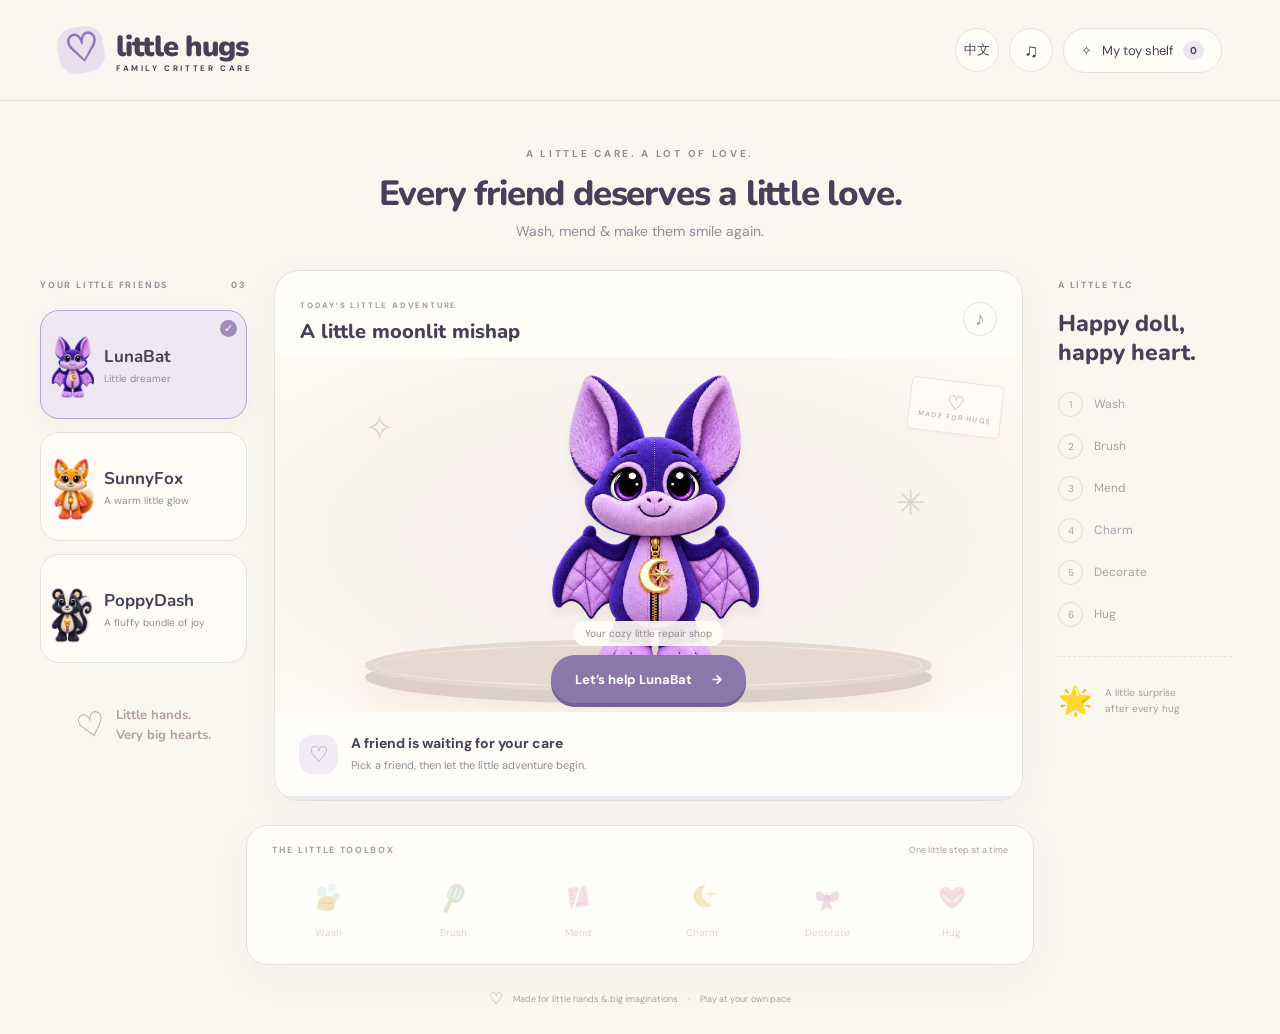
<file: index.html>
<!doctype html>
<html lang="en"><head><meta charset="UTF-8"><meta name="viewport" content="width=device-width,initial-scale=1,viewport-fit=cover"><meta name="theme-color" content="#f9f5ee"><meta name="description" content="A cozy, gentle doll repair game with LunaBat, SunnyFox and PoppyDash. Made for little hands and big hearts."><title>Little Hugs · Family Critter Care</title><link rel="icon" href="assets/heart.svg" type="image/svg+xml"><link rel="stylesheet" href="style.css?v=3"></head>
<body>
<header class="topbar"><a class="brand" href="./" aria-label="Little Hugs home"><span class="brand-mark">♡</span><span>little hugs<small>FAMILY CRITTER CARE</small></span></a><div class="header-actions"><button id="language" class="round" aria-label="Switch language">中文</button><button id="sound" class="round" aria-label="Toggle sound" aria-pressed="true">♫</button><button id="shelfButton" class="shelf-button">✧ <span data-i18n="shelf">My toy shelf</span><b id="shelfCount">0</b></button></div></header>
<main>
<div class="intro"><p class="eyebrow" data-i18n="eyebrow">A LITTLE CARE. A LOT OF LOVE.</p><h1 data-i18n="title">Every friend deserves a little love.</h1><p data-i18n="subtitle">Wash, mend & make them smile again.</p></div>
<div class="studio">
<aside class="friends"><div class="section-label"><span data-i18n="friends">YOUR LITTLE FRIENDS</span><span>03</span></div><div id="friendList"></div><div class="care-note"><span>♡</span><p data-i18n="note">Little hands.<br>Very big hearts.</p></div></aside>
<section class="workbench" aria-label="Doll repair workbench">
<div class="bench-top"><div><span class="tiny-label" data-i18n="appointment">TODAY'S LITTLE ADVENTURE</span><h2 id="scenarioTitle"></h2></div><button class="round speak" id="speak" aria-label="Read instructions aloud">♪</button></div>
<div class="scene" id="scene"><div class="scene-decor deco-one">✧</div><div class="scene-decor deco-two">✳</div><div class="wall-label"><span>♡</span> MADE FOR HUGS</div><div class="platform"></div><div id="doll" class="doll luna" role="img" aria-label="LunaBat plush doll"></div><div id="decoration" class="doll-decoration"></div><div id="targets" class="targets"></div><div id="particles" class="particles" aria-hidden="true"></div><div id="welcome" class="welcome"><span class="welcome-pill" data-i18n="welcome">Your cozy little repair shop</span><button id="start" class="primary"><span data-i18n="start">Let's help LunaBat</span> <span>→</span></button></div><div id="successBubble" class="success-bubble" hidden>♡</div></div>
<div class="instruction"><div class="step-badge" id="stepBadge">♡</div><div><h3 id="instructionTitle"></h3><p id="instructionText"></p></div><button id="next" class="primary next" hidden><span data-i18n="next">Next</span> →</button></div>
<div class="progress" aria-label="Repair progress"><div id="progressFill"></div></div>
</section>
<aside class="care-card"><div class="section-label" data-i18n="carePlan">A LITTLE TLC</div><h2 data-i18n="careHeading">Happy doll,<br>happy heart.</h2><ol id="stepList"></ol><div class="reward-preview"><span>🌟</span><p data-i18n="reward">A little surprise<br>after every hug</p></div></aside>
</div>
<section class="tool-tray" aria-label="Repair tools"><div class="tray-heading"><span data-i18n="toolbox">THE LITTLE TOOLBOX</span><small id="toolTip"></small></div><div id="tools" class="tools"></div></section>
<footer><span>♡</span> <span data-i18n="footer">Made for little hands & big imaginations</span><span class="footer-dot">·</span><span data-i18n="pace">Play at your own pace</span></footer>
</main>
<dialog id="shelfDialog"><button class="close round" id="closeShelf" aria-label="Close toy shelf">×</button><p class="eyebrow" data-i18n="collection">A SHELF FULL OF LOVE</p><h2 data-i18n="shelf">My toy shelf</h2><p id="collectionText"></p><div id="collectionGrid" class="collection-grid"></div><button class="primary" id="backToShop" data-i18n="back">Back to the shop</button></dialog>
<dialog id="celebration"><div class="celebration-stars">✦ ♡ ✦</div><div id="rewardDoll" class="doll mini"></div><p class="eyebrow" data-i18n="wonderful">LOOK WHAT YOU DID!</p><h2 id="celebrationTitle"></h2><p data-i18n="celebration">A happy friend, all thanks to you.</p><div id="rewardSticker" class="reward-sticker"></div><button id="again" class="primary" data-i18n="again">Another little adventure →</button><button id="showShelf" class="text-button" data-i18n="shelf">My toy shelf</button></dialog>
<script type="module" src="game.js?v=3"></script></body></html>
</file>
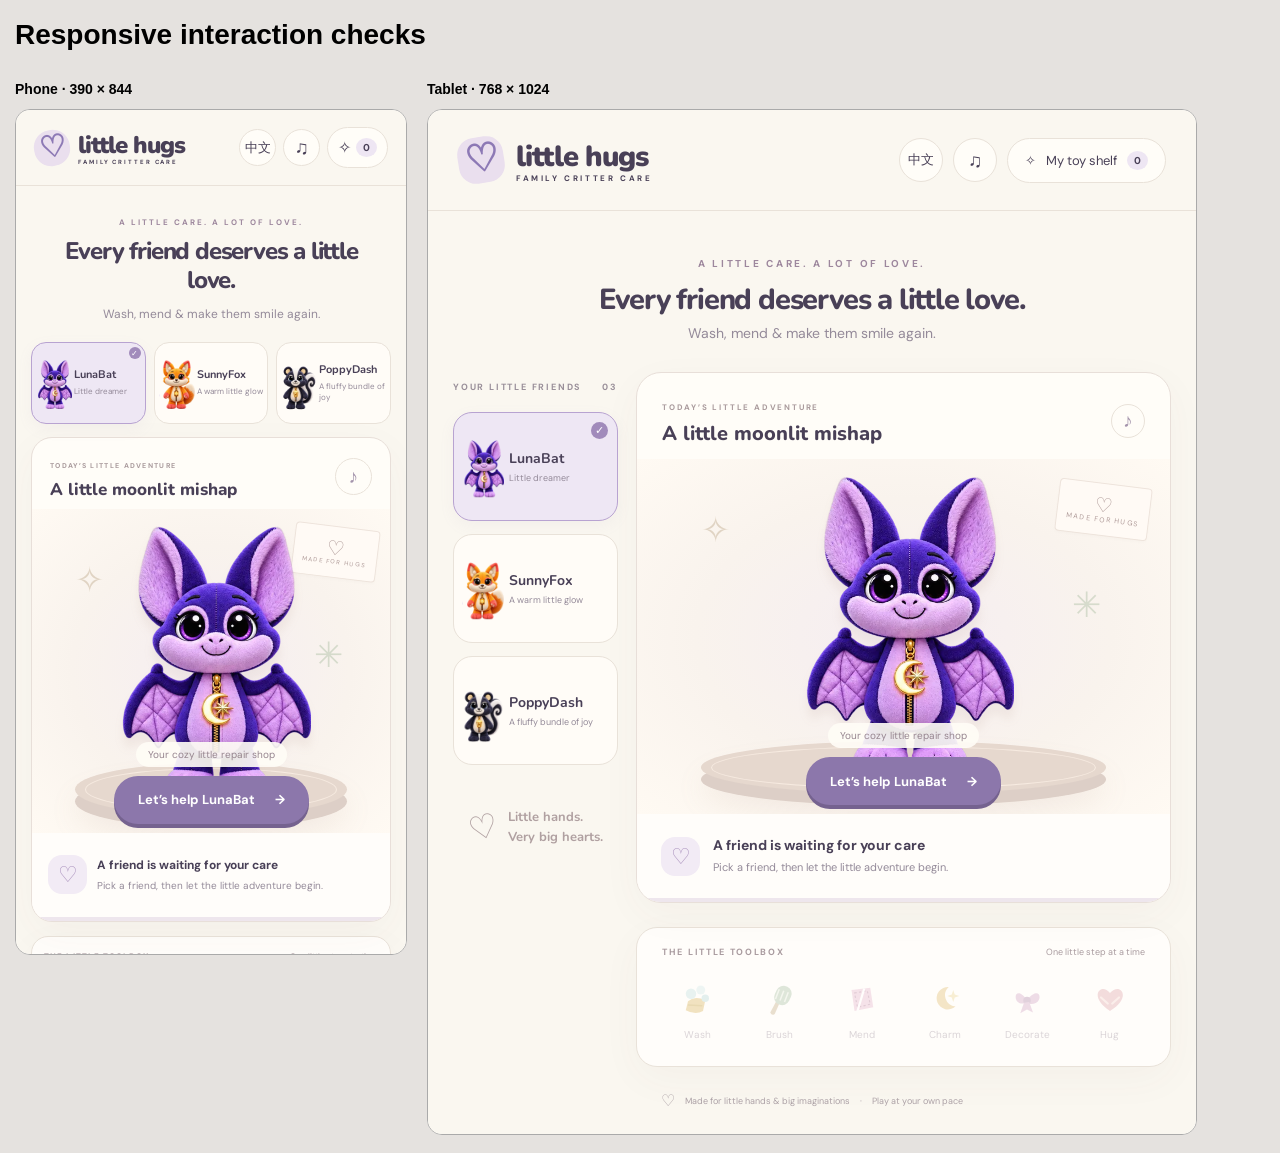
<file: tests/responsive.html>
<!doctype html><html lang="en"><meta charset="utf-8"><title>Little Hugs · responsive QA</title><style>body{font:14px sans-serif;background:#e5e2df;margin:15px}.views{display:flex;gap:20px;align-items:flex-start}iframe{border:1px solid #aaa;border-radius:15px;background:white}h2{font-size:14px}</style><h1>Responsive interaction checks</h1><div class="views"><section><h2>Phone · 390 × 844</h2><iframe id="phone" title="Phone game" src="../index.html?v=3" width="390" height="844"></iframe></section><section><h2>Tablet · 768 × 1024</h2><iframe id="tablet" title="Tablet game" src="../index.html?v=3" width="768" height="1024"></iframe></section></div></html>
</file>
<file: style.css>
@import url('https://fonts.googleapis.com/css2?family=DM+Sans:wght@400;500;600;700&family=Nunito:wght@500;600;700;800;900&display=swap');
:root{--ink:#494057;--muted:#948a99;--purple:#8d79b5;--cream:#faf7f0;--line:#e9e2d9;--peach:#f4c7ad;--mint:#d6e8d9;--shadow:0 12px 40px #66514d0a}*{box-sizing:border-box}body{margin:0;background:var(--cream);color:var(--ink);font-family:'DM Sans',sans-serif}button,a{-webkit-tap-highlight-color:transparent}button{font:inherit;cursor:pointer;color:inherit;touch-action:manipulation}button:focus-visible,a:focus-visible{outline:3px solid #8d79b5;outline-offset:5px}button{border:0}button:disabled{cursor:default}button:hover:not(:disabled){filter:brightness(.98)}[hidden]{display:none!important}.topbar{height:101px;max-width:1440px;margin:auto;padding:0 58px;display:flex;align-items:center;justify-content:space-between;border-bottom:1px solid var(--line)}.brand{display:flex;align-items:center;gap:12px;text-decoration:none;color:var(--ink);font-family:Nunito,sans-serif;font-size:29px;font-weight:900;letter-spacing:-1px}.brand-mark{height:46px;width:46px;background:#eadfee;border-radius:17px;display:grid;place-items:center;font-size:38px;color:#8d79b5;transform:rotate(-9deg);line-height:1}.brand small{display:block;font-family:'DM Sans',sans-serif;font-size:8px;letter-spacing:2.6px;font-weight:700;margin-top:-3px}.header-actions{display:flex;align-items:center;gap:10px}.round{width:44px;height:44px;border-radius:50%;background:#fffdf8;border:1px solid var(--line);font-size:19px}.round#language{font-size:13px}.shelf-button{border:1px solid var(--line);background:#fffdf8;border-radius:30px;padding:12px 17px;display:flex;align-items:center;gap:10px;font-size:13px}.shelf-button b{border-radius:50%;background:#eee6f3;min-width:21px;padding:3px;font-size:10px}main{max-width:1360px;margin:auto;padding:0 40px}.intro{text-align:center;padding:36px 0 30px}.eyebrow{font-size:10px;font-weight:700;letter-spacing:2.7px;color:#9d879d}.intro h1{font-family:Nunito,sans-serif;font-weight:800;font-size:35px;letter-spacing:-1.2px;margin:10px 0 5px}.intro>p:last-child{font-size:14px;color:var(--muted);margin:0}.studio{display:grid;grid-template-columns:207px minmax(350px,1fr) 190px;gap:27px;align-items:start}.section-label{font-size:9px;letter-spacing:1.8px;font-weight:700;color:#998f99;display:flex;justify-content:space-between;margin:9px 0 19px}.friend-card{position:relative;display:flex;align-items:center;width:100%;height:109px;border:1px solid var(--line);border-radius:19px;background:#fffcf7;margin-bottom:13px;padding:8px;text-align:left;transition:.2s}.friend-card.selected{background:#eee7f4;border:1.5px solid #b8a3d1;box-shadow:0 5px 15px #a292b312}.friend-card .portrait{width:70px;height:91px;flex-shrink:0;background-image:url('assets/dolls.webp');background-size:300% 100%;background-repeat:no-repeat}.luna{--pos:0%}.sunny{--pos:50%}.poppy{--pos:100%}.portrait,.doll{background-position:var(--pos) center}.friend-card strong{display:block;font-family:Nunito,sans-serif;font-size:17px}.friend-card small{display:block;font-size:10px;color:var(--muted);margin-top:4px}.friend-card .check{position:absolute;right:9px;top:9px;font-size:11px;background:#a18bbb;color:white;border-radius:50%;width:17px;height:17px;text-align:center;line-height:17px}.care-note{display:flex;justify-content:center;align-items:center;gap:9px;margin-top:30px;color:#b0a0a1}.care-note span{font-size:33px;transform:rotate(-15deg)}.care-note p{font-family:Nunito;font-size:13px;font-weight:700;line-height:1.5}.workbench{overflow:hidden;border-radius:25px;background:#fffdf8;border:1px solid #e8dfd9;box-shadow:var(--shadow)}.bench-top{display:flex;align-items:center;justify-content:space-between;padding:21px 25px 12px}.tiny-label{font-size:8px;letter-spacing:1.8px;color:#a99a9c;font-weight:700}.bench-top h2{font-family:Nunito;font-size:20px;margin:5px 0 0;font-weight:800}.speak{width:34px;height:34px;color:#a494ac}.scene{height:355px;position:relative;isolation:isolate;overflow:hidden;background:radial-gradient(ellipse at 50% 50%,#f5edf1 0,#f9f3ed 55%,#fffaf3 100%);touch-action:none}.platform{position:absolute;bottom:20px;width:76%;height:53px;left:12%;border-radius:50%;background:#e6d8ce;box-shadow:0 12px 0 #ddcfc7,0 20px 30px #b9988223;z-index:-1}.platform:before{content:'';position:absolute;inset:5px 10px;border:1px solid #f7ebe1;border-radius:50%}.doll{position:absolute;width:280px;height:348px;left:50%;bottom:20px;transform:translateX(-50%);background-image:url('assets/dolls.webp');background-size:300% 100%;background-repeat:no-repeat;filter:drop-shadow(0 10px 5px #88654b14);transition:filter .3s}.doll.idle{animation:breathe 3s ease-in-out infinite}.doll.hugging{animation:hug .6s ease-in-out 3}.scene-decor{position:absolute;color:#c7b49a;opacity:.5;font-size:35px}.deco-one{left:12%;top:48px}.deco-two{right:13%;top:123px;color:#b4c4ab}.wall-label{position:absolute;right:20px;top:24px;transform:rotate(7deg);font-size:7px;letter-spacing:1.3px;background:#fffaf5;padding:11px 9px;color:#af9b99;border:1px solid #eee4dc;border-radius:4px;box-shadow:0 2px 3px #00000004}.wall-label span{display:block;text-align:center;font-size:20px;line-height:20px}.welcome{position:absolute;inset:auto 0 9px;display:flex;align-items:center;flex-direction:column;gap:9px;z-index:6}.welcome-pill{font-size:10px;padding:6px 12px;background:#fffdf7e8;border-radius:15px;color:#96858f}.primary{display:flex;justify-content:center;align-items:center;gap:20px;min-height:48px;padding:12px 24px;border-radius:30px;background:#8c77ab;color:white;box-shadow:0 4px 0 #75628f;font-weight:700;font-size:13px;transition:transform .15s}.primary:active{transform:translateY(2px);box-shadow:0 2px 0 #75628f}.instruction{min-height:84px;display:flex;gap:13px;align-items:center;padding:16px 24px;background:#fffdfa}.step-badge{display:grid;place-items:center;min-width:39px;height:39px;background:#f2ebf5;color:#ac94bf;border-radius:14px;font-size:22px}.instruction h3{font-size:14px;margin:0 0 5px;font-weight:700}.instruction p{font-size:11px;color:var(--muted);margin:0;line-height:1.5}.next{margin-left:auto;min-height:39px;padding:8px 15px;font-size:11px;white-space:nowrap}.progress{height:4px;background:#eee6ed}.progress div{height:100%;width:0;background:#b8cbb4;transition:width .4s}.care-card{padding:0 8px}.care-card h2{font-family:Nunito;font-size:23px;line-height:1.25;margin:0 0 24px;font-weight:800}.care-card ol{list-style:none;padding:0;margin:0}.care-card li{display:flex;gap:11px;align-items:center;margin:17px 0;color:#aaa0a6;font-size:12px}.care-card li span{display:grid;place-items:center;width:25px;height:25px;border:1px solid #e3dbd9;border-radius:50%;font-size:10px}.care-card li.active{color:#82679e;font-weight:700}.care-card li.active span{background:#e8dff0;border-color:#d8c9e4}.care-card li.done span{background:#dde9d9;color:#7f9a74;border:0}.reward-preview{margin-top:29px;border-top:1px dashed var(--line);padding-top:18px;display:flex;gap:12px;align-items:center}.reward-preview span{font-size:28px}.reward-preview p{font-size:10px;line-height:1.6;color:#a69aa1}.tool-tray{max-width:788px;margin:24px auto 0;background:#fffdfa;border:1px solid var(--line);border-radius:21px;padding:18px 25px 15px;box-shadow:var(--shadow)}.tray-heading{display:flex;justify-content:space-between;align-items:center;font-size:9px;letter-spacing:1.7px;color:#a99b9f;font-weight:700}.tray-heading small{font-size:9px;letter-spacing:0;font-weight:400}.tools{display:flex;justify-content:space-between;gap:12px;margin-top:15px}.tool{background:none;border-radius:16px;flex:1;min-width:0;min-height:78px;padding:7px 0;color:#a99da8;position:relative}.tool .tool-icon{font-size:29px;display:block;margin-bottom:5px;filter:saturate(.7);transition:transform .2s}.tool svg{width:36px;height:36px;display:block;margin:auto auto 5px}.tool .tool-name{font-size:10px}.tool.selected{background:#f0e7f4;color:#826b9b}.tool.selected svg{transform:rotate(-9deg)}.tool:disabled{opacity:.42}.tool .done-dot{position:absolute;right:9px;top:3px;font-size:10px;color:#91ab85}footer{display:flex;gap:10px;justify-content:center;align-items:center;font-size:9px;color:#aca1a6;padding:23px 0 25px}footer>span:first-child{font-size:16px}.targets{position:absolute;inset:0}.target{position:absolute;transform:translate(-50%,-50%);min-width:49px;min-height:49px;display:grid;place-items:center;transition:opacity .3s,scale .3s;background:none;user-select:none;touch-action:none}.target.dirt{background:#967058;border-radius:47% 53% 38% 62%;box-shadow:9px 4px 0 -3px #967058b0,-8px -6px 0 -5px #967058cc;color:#d7bba1;font-size:13px;opacity:.88;min-width:37px;min-height:29px;width:43px;height:35px}.target.brush{background:#f7eacacc;border:2px dashed #cdb6a0;border-radius:50%;font-size:23px;color:#9c8069}.target.stitch{background:#f7cadb;border:3px solid #fff7fb;border-radius:50%;box-shadow:0 0 0 2px #bc92ad;color:#9c6d8a;font-size:16px;font-weight:700;min-width:44px;min-height:44px;z-index:2}.target.stitch.active{animation:pulse 1.3s infinite}.target.complete{opacity:0;pointer-events:none;scale:1.4}.seam-line{position:absolute;height:4px;transform-origin:0 50%;background:#d69abb;border-radius:4px;pointer-events:none}.charm-target{border:2px dashed #c9a550;background:#ffefd3aa;border-radius:50%;font-size:26px;min-width:70px;min-height:70px;animation:pulse 1.5s infinite}.charm-piece{background:#fffcf5;border-radius:22px;border:2px solid #e5c16e;box-shadow:0 4px 0 #d6b785;min-width:66px;min-height:66px;font-size:31px;touch-action:none;z-index:4}.patch{position:absolute;transform:translate(-50%,-50%) rotate(-12deg);width:77px;height:50px;border:2px dashed #b894b9;border-radius:14px;background:#f2d7e8;pointer-events:none}.doll-decoration{position:absolute;left:50%;top:22%;font-size:43px;transform:translate(-50%,-50%) rotate(-13deg);pointer-events:none;z-index:4}.decoration-options{position:absolute;bottom:20px;left:50%;transform:translateX(-50%);display:flex;gap:9px;padding:8px;background:#fffdf7db;border-radius:25px;z-index:5}.decoration-options button{height:49px;width:49px;border-radius:50%;font-size:29px;background:#f3e7ee;box-shadow:0 3px 0 #dac9d4}.hug-button{position:absolute;bottom:24px;left:50%;transform:translateX(-50%);background:#e9adba;box-shadow:0 4px 0 #d592a4;font-size:17px;z-index:4;white-space:nowrap}.particles{position:absolute;inset:0;pointer-events:none;z-index:8}.particle{position:absolute;font-size:25px;animation:floatUp .85s ease-out forwards}.success-bubble{position:absolute;left:50%;top:12px;transform:translateX(-50%);background:white;border-radius:25px;padding:10px 20px;box-shadow:0 5px 20px #ac899c20;font-size:14px;color:#9480a7;z-index:6}dialog{border:1px solid #e8d9e1;border-radius:28px;padding:35px;text-align:center;max-width:min(590px,92vw);color:var(--ink);background:#fffbf6;box-shadow:0 25px 100px #49304e33}dialog::backdrop{background:#51405b66;backdrop-filter:blur(7px)}dialog h2{font-family:Nunito;font-size:29px;margin:8px 0}dialog p{color:var(--muted);font-size:13px}dialog .primary{margin:20px auto 0}dialog .close{position:absolute;right:12px;top:12px}.collection-grid{display:grid;grid-template-columns:repeat(3,1fr);gap:14px;margin-top:25px}.collection-card{padding:12px 8px;background:#f2eaf3;border-radius:17px;min-width:120px}.collection-card .doll{position:relative;left:auto;bottom:auto;transform:none;width:115px;height:155px;margin:auto}.collection-card.empty{opacity:.4}.collection-card strong{font-family:Nunito;font-size:14px}.collection-card p{font-size:10px}.sticker-row{font-size:24px;min-height:32px}#celebration{min-width:330px}.celebration-stars{color:#c0a7ce;font-size:24px;letter-spacing:14px}#celebration .mini{position:relative;left:auto;bottom:auto;transform:none;width:160px;height:210px;margin:0 auto}.reward-sticker{font-size:45px;margin:15px;animation:pulse 2s infinite}.text-button{display:block;background:none;text-decoration:underline;margin:19px auto 0;font-size:12px;color:#9983aa}@keyframes breathe{50%{transform:translateX(-50%) translateY(-4px) rotate(.6deg)}}@keyframes hug{50%{transform:translateX(-50%) scale(1.08) rotate(-4deg)}}@keyframes pulse{50%{scale:1.07}}@keyframes floatUp{to{transform:translate(var(--dx),-90px) rotate(20deg);opacity:0}}
@media(min-width:1450px){.scene{height:405px}.doll{height:390px;width:310px}.intro{padding-top:45px}.studio{gap:36px}}@media(max-width:1050px){.studio{grid-template-columns:165px minmax(300px,1fr);gap:18px}.care-card{display:none}.friend-card strong{font-size:14px}.friend-card .portrait{width:60px;height:82px}.friend-card small{font-size:9px}main{padding:0 25px}.topbar{padding:0 30px}.tool-tray{margin-left:183px}.intro h1{font-size:29px}}@media(max-width:700px){.topbar{height:76px;padding:0 18px}.brand{font-size:24px;gap:8px}.brand-mark{width:36px;height:36px;font-size:30px}.brand small{font-size:6px;letter-spacing:1.9px}.header-actions{gap:7px}.round{height:37px;width:37px}.shelf-button{padding:9px 10px;font-size:16px;gap:5px}.shelf-button>span{display:none}main{padding:0 15px}.intro{padding:23px 0 20px}.intro h1{font-size:24px;line-height:1.22;margin:10px auto;max-width:300px}.intro .eyebrow{font-size:8px;letter-spacing:2px}.intro>p:last-child{font-size:12px}.studio{display:flex;flex-direction:column;gap:13px}.friends{width:100%}.friends .section-label,.care-note{display:none}#friendList{display:flex;gap:8px}.friend-card{margin:0;height:82px;flex:1;width:0;padding:3px 4px;border-radius:15px}.friend-card .portrait{width:43px;height:72px}.friend-card strong{font-size:11px}.friend-card small{font-size:8px;line-height:1.4}.friend-card .check{right:4px;top:4px;width:12px;height:12px;font-size:8px;line-height:12px}.workbench{width:100%;border-radius:21px}.bench-top{padding:14px 18px 8px}.bench-top h2{font-size:17px}.tiny-label{font-size:7px;letter-spacing:1.3px}.scene{height:324px}.doll{height:320px;width:255px;bottom:16px}.wall-label{right:12px;top:17px;font-size:6px}.platform{bottom:17px}.instruction{padding:13px 16px;min-height:84px;gap:10px}.instruction h3{font-size:12px}.instruction p{font-size:10px}.tool-tray{margin:14px 0 0;padding:14px 12px 10px;border-radius:17px}.tools{gap:3px;margin-top:10px}.tool{min-height:66px}.tool svg{width:29px;height:29px}.tool .tool-name{font-size:9px}.tray-heading{font-size:8px;letter-spacing:1.1px}.tray-heading small{font-size:8px}.next{padding:8px 12px}footer{font-size:8px;gap:7px;padding:18px 0}.footer-dot,footer>span:last-child{display:none}.collection-grid{gap:7px}.collection-card{min-width:0;padding:8px 4px}.collection-card .doll{width:78px;height:110px}.collection-card strong{font-size:11px}dialog{padding:32px 18px 23px}.doll-decoration{font-size:37px}}@media(prefers-reduced-motion:reduce){*,*:before,*:after{animation:none!important;transition:none!important}}
/* Preserve the source doll proportions and keep touch targets anchored to the doll. */
.doll{width:220px;height:440px;bottom:-22px}.targets{left:50%;right:auto;width:300px;max-width:100%;transform:translateX(-50%)}.friend-card{gap:10px}.friend-card .portrait{width:45px;height:90px}.collection-card .doll{width:90px;height:180px}#celebration .mini{width:120px;height:240px}.doll-decoration{top:21%}
@media(min-width:1450px){.doll{width:250px;height:500px;bottom:-25px}}
@media(max-width:1050px){.friend-card{gap:5px}.friend-card .portrait{width:42px;height:84px}}
@media(max-width:700px){.doll{width:200px;height:400px;bottom:-20px}.friend-card{gap:2px}.friend-card .portrait{width:36px;height:72px}.collection-card .doll{width:66px;height:132px}}

.round{padding:0;flex-shrink:0;white-space:nowrap}
</file>
